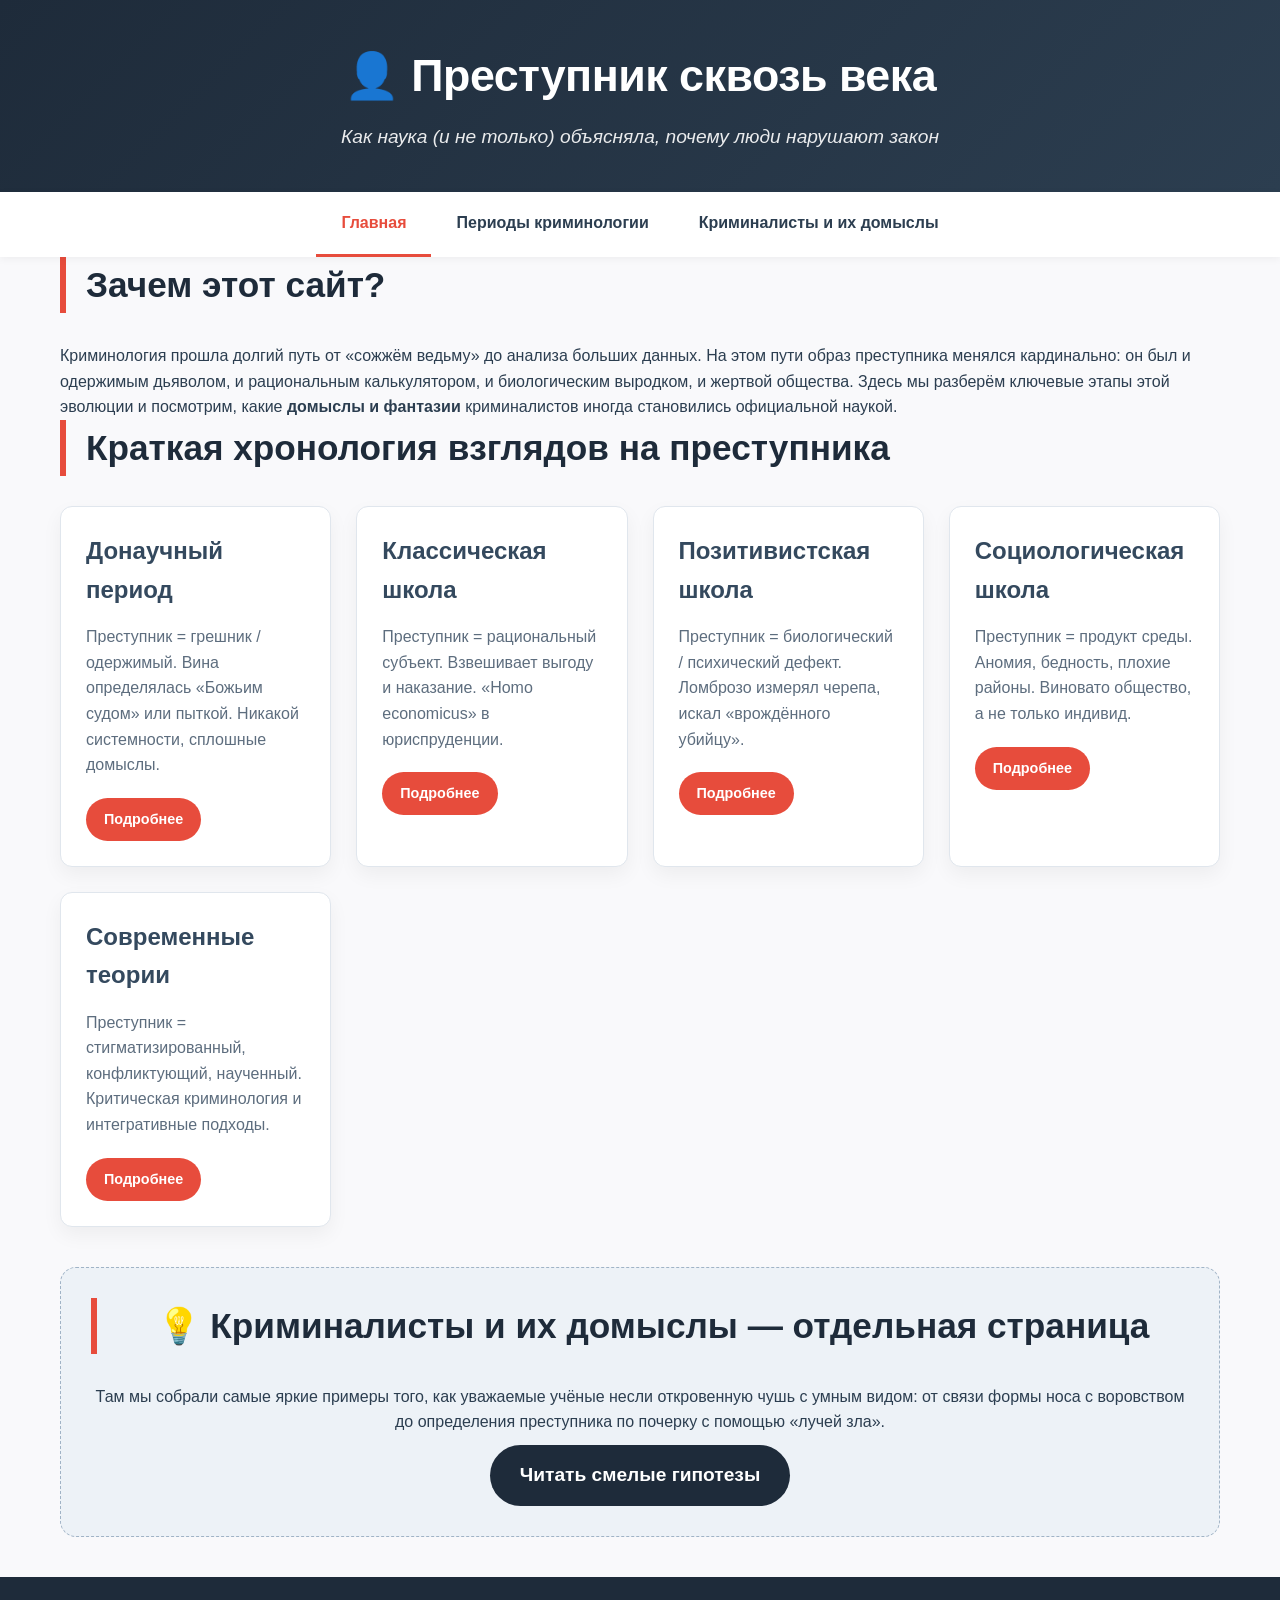
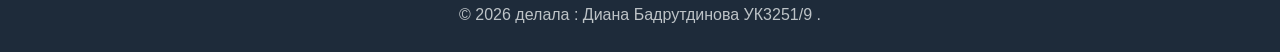
<file: index.html>
<!DOCTYPE html>
<html lang="ru">
<head>
    <meta charset="UTF-8">
    <meta name="viewport" content="width=device-width, initial-scale=1.0">
    <title>Эволюция криминологии: от зверя до социального конструкта</title>
    <link rel="stylesheet" href="css/style.css">
</head>
<body>
    <header>
        <div class="container">
            <h1>👤 Преступник сквозь века</h1>
            <p class="subtitle">Как наука (и не только) объясняла, почему люди нарушают закон</p>
        </div>
    </header>

    <nav>
        <ul class="nav-menu">
            <li><a href="index.html" class="active">Главная</a></li>
            <li><a href="periods.html">Периоды криминологии</a></li>
            <li><a href="conjectures.html">Криминалисты и их домыслы</a></li>
        </ul>
    </nav>

    <main class="container">
        <section class="intro">
            <h2>Зачем этот сайт?</h2>
            <p>Криминология прошла долгий путь от «сожжём ведьму» до анализа больших данных. На этом пути образ преступника менялся кардинально: он был и одержимым дьяволом, и рациональным калькулятором, и биологическим выродком, и жертвой общества. Здесь мы разберём ключевые этапы этой эволюции и посмотрим, какие <strong>домыслы и фантазии</strong> криминалистов иногда становились официальной наукой.</p>
        </section>

        <section class="timeline-preview">
            <h2>Краткая хронология взглядов на преступника</h2>
            <div class="era-cards">
                <div class="card">
                    <h3>Донаучный период</h3>
                    <p>Преступник = грешник / одержимый. Вина определялась «Божьим судом» или пыткой. Никакой системности, сплошные домыслы.</p>
                    <a href="periods.html#prescientific" class="btn">Подробнее</a>
                </div>
                <div class="card">
                    <h3>Классическая школа</h3>
                    <p>Преступник = рациональный субъект. Взвешивает выгоду и наказание. «Homo economicus» в юриспруденции.</p>
                    <a href="periods.html#classical" class="btn">Подробнее</a>
                </div>
                <div class="card">
                    <h3>Позитивистская школа</h3>
                    <p>Преступник = биологический / психический дефект. Ломброзо измерял черепа, искал «врождённого убийцу».</p>
                    <a href="periods.html#positivist" class="btn">Подробнее</a>
                </div>
                <div class="card">
                    <h3>Социологическая школа</h3>
                    <p>Преступник = продукт среды. Аномия, бедность, плохие районы. Виновато общество, а не только индивид.</p>
                    <a href="periods.html#sociological" class="btn">Подробнее</a>
                </div>
                <div class="card">
                    <h3>Современные теории</h3>
                    <p>Преступник = стигматизированный, конфликтующий, наученный. Критическая криминология и интегративные подходы.</p>
                    <a href="periods.html#modern" class="btn">Подробнее</a>
                </div>
            </div>
        </section>

        <section class="highlight">
            <h2>💡 Криминалисты и их домыслы — отдельная страница</h2>
            <p>Там мы собрали самые яркие примеры того, как уважаемые учёные несли откровенную чушь с умным видом: от связи формы носа с воровством до определения преступника по почерку с помощью «лучей зла».</p>
            <a href="conjectures.html" class="btn-large">Читать смелые гипотезы</a>
        </section>
    </main>

    <footer>
        <div class="container">
            <p>© 2026 делала : Диана Бадрутдинова УК3251/9 .</p>
        </div>
    </footer>
</body>
</html>
</file>
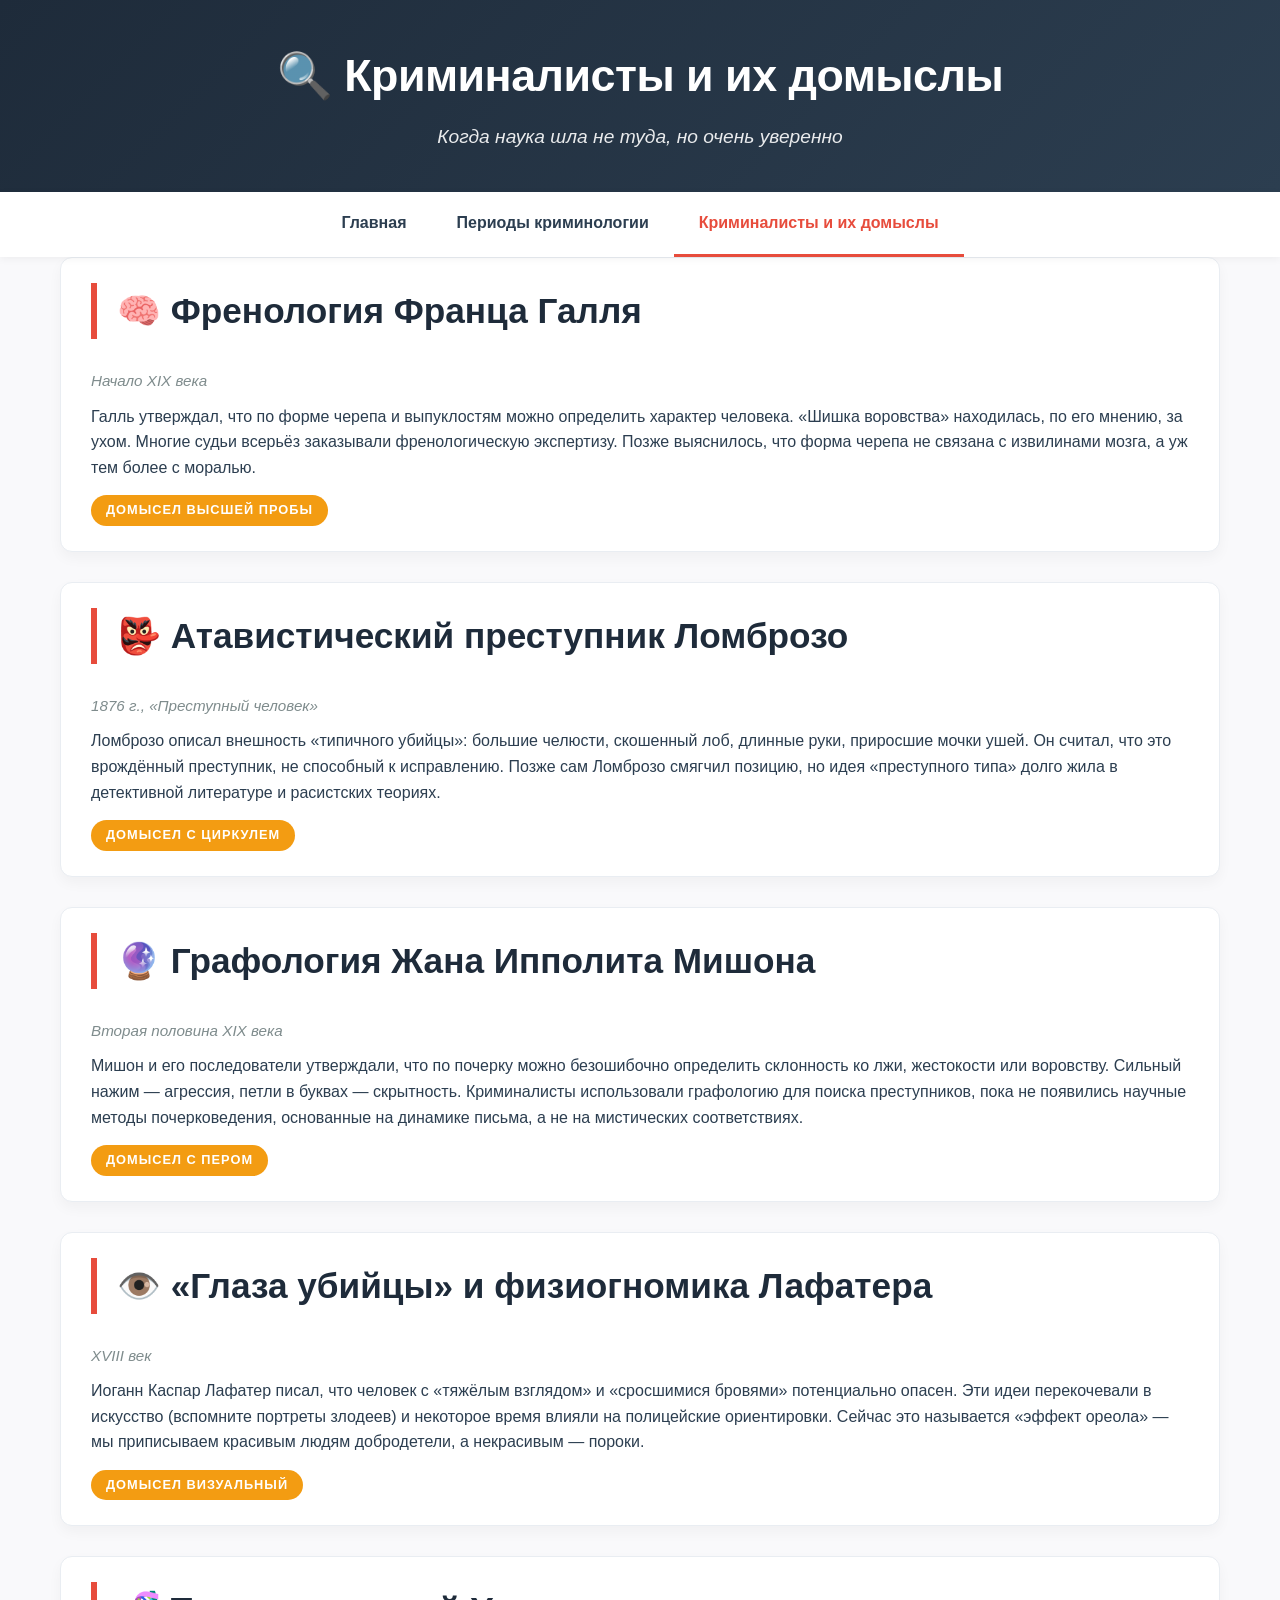
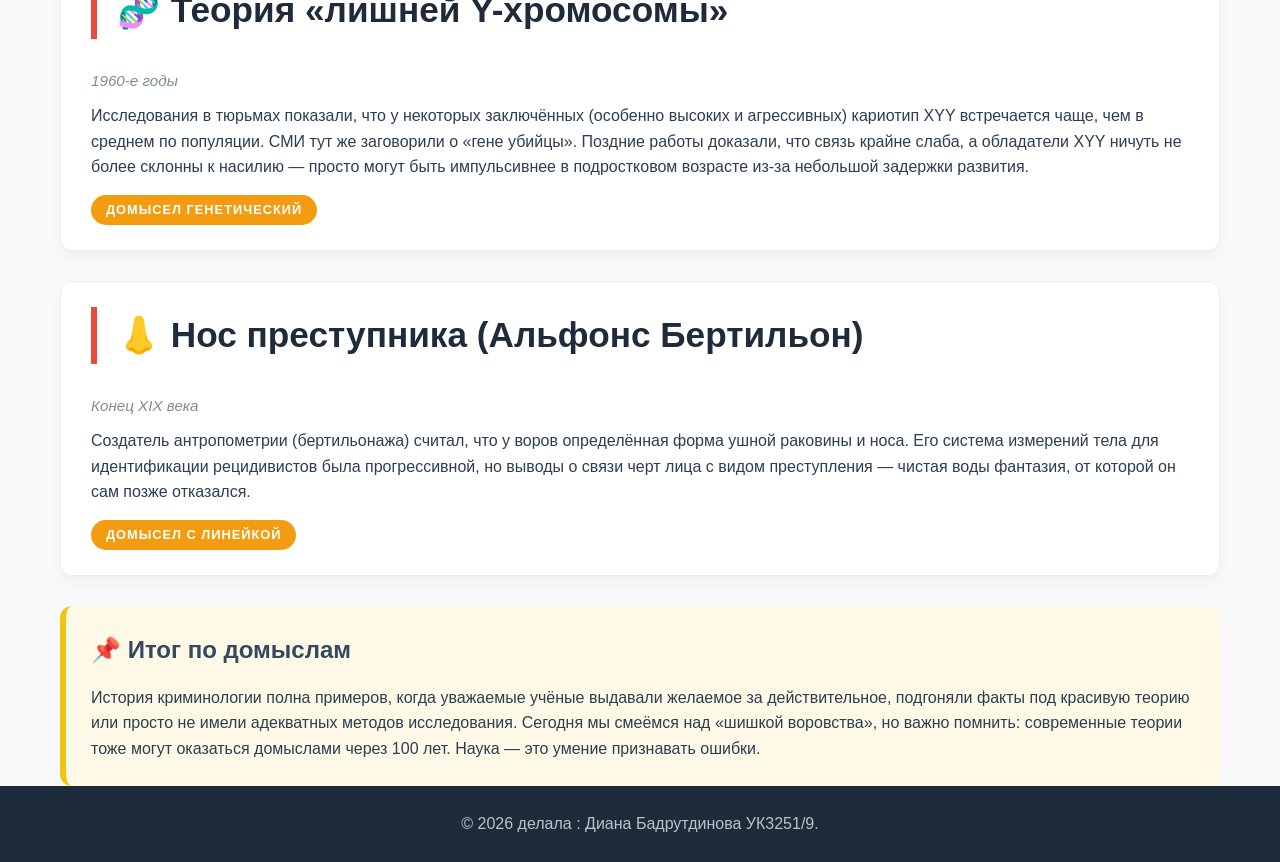
<file: conjectures.html>
<!DOCTYPE html>
<html lang="ru">
<head>
    <meta charset="UTF-8">
    <meta name="viewport" content="width=device-width, initial-scale=1.0">
    <title>Криминалисты и их домыслы | Смелые гипотезы</title>
    <link rel="stylesheet" href="css/style.css">
</head>
<body>
    <header>
        <div class="container">
            <h1>🔍 Криминалисты и их домыслы</h1>
            <p class="subtitle">Когда наука шла не туда, но очень уверенно</p>
        </div>
    </header>

    <nav>
        <ul class="nav-menu">
            <li><a href="index.html">Главная</a></li>
            <li><a href="periods.html">Периоды криминологии</a></li>
            <li><a href="conjectures.html" class="active">Криминалисты и их домыслы</a></li>
        </ul>
    </nav>

    <main class="container">
        <section class="conjecture-list">
            <article class="conjecture-item">
                <h2>🧠 Френология Франца Галля</h2>
                <p class="conjecture-meta">Начало XIX века</p>
                <p>Галль утверждал, что по форме черепа и выпуклостям можно определить характер человека. «Шишка воровства» находилась, по его мнению, за ухом. Многие судьи всерьёз заказывали френологическую экспертизу. Позже выяснилось, что форма черепа не связана с извилинами мозга, а уж тем более с моралью.</p>
                <div class="domysel-tag">Домысел высшей пробы</div>
            </article>

            <article class="conjecture-item">
                <h2>👺 Атавистический преступник Ломброзо</h2>
                <p class="conjecture-meta">1876 г., «Преступный человек»</p>
                <p>Ломброзо описал внешность «типичного убийцы»: большие челюсти, скошенный лоб, длинные руки, приросшие мочки ушей. Он считал, что это врождённый преступник, не способный к исправлению. Позже сам Ломброзо смягчил позицию, но идея «преступного типа» долго жила в детективной литературе и расистских теориях.</p>
                <div class="domysel-tag">Домысел с циркулем</div>
            </article>

            <article class="conjecture-item">
                <h2>🔮 Графология Жана Ипполита Мишона</h2>
                <p class="conjecture-meta">Вторая половина XIX века</p>
                <p>Мишон и его последователи утверждали, что по почерку можно безошибочно определить склонность ко лжи, жестокости или воровству. Сильный нажим — агрессия, петли в буквах — скрытность. Криминалисты использовали графологию для поиска преступников, пока не появились научные методы почерковедения, основанные на динамике письма, а не на мистических соответствиях.</p>
                <div class="domysel-tag">Домысел с пером</div>
            </article>

            <article class="conjecture-item">
                <h2>👁️ «Глаза убийцы» и физиогномика Лафатера</h2>
                <p class="conjecture-meta">XVIII век</p>
                <p>Иоганн Каспар Лафатер писал, что человек с «тяжёлым взглядом» и «сросшимися бровями» потенциально опасен. Эти идеи перекочевали в искусство (вспомните портреты злодеев) и некоторое время влияли на полицейские ориентировки. Сейчас это называется «эффект ореола» — мы приписываем красивым людям добродетели, а некрасивым — пороки.</p>
                <div class="domysel-tag">Домысел визуальный</div>
            </article>

            <article class="conjecture-item">
                <h2>🧬 Теория «лишней Y-хромосомы»</h2>
                <p class="conjecture-meta">1960-е годы</p>
                <p>Исследования в тюрьмах показали, что у некоторых заключённых (особенно высоких и агрессивных) кариотип XYY встречается чаще, чем в среднем по популяции. СМИ тут же заговорили о «гене убийцы». Поздние работы доказали, что связь крайне слаба, а обладатели XYY ничуть не более склонны к насилию — просто могут быть импульсивнее в подростковом возрасте из-за небольшой задержки развития.</p>
                <div class="domysel-tag">Домысел генетический</div>
            </article>
<article class="conjecture-item">
                <h2>👃 Нос преступника (Альфонс Бертильон)</h2>
                <p class="conjecture-meta">Конец XIX века</p>
                <p>Создатель антропометрии (бертильонажа) считал, что у воров определённая форма ушной раковины и носа. Его система измерений тела для идентификации рецидивистов была прогрессивной, но выводы о связи черт лица с видом преступления — чистая воды фантазия, от которой он сам позже отказался.</p>
                <div class="domysel-tag">Домысел с линейкой</div>
            </article>
        </section>

        <aside class="fun-fact">
            <h3>📌 Итог по домыслам</h3>
            <p>История криминологии полна примеров, когда уважаемые учёные выдавали желаемое за действительное, подгоняли факты под красивую теорию или просто не имели адекватных методов исследования. Сегодня мы смеёмся над «шишкой воровства», но важно помнить: современные теории тоже могут оказаться домыслами через 100 лет. Наука — это умение признавать ошибки.</p>
        </aside>
    </main>

    <footer>
        <div class="container">
            <p>© 2026 делала : Диана Бадрутдинова УК3251/9.</p>
        </div>
    </footer>
</body>
</html>
</file>
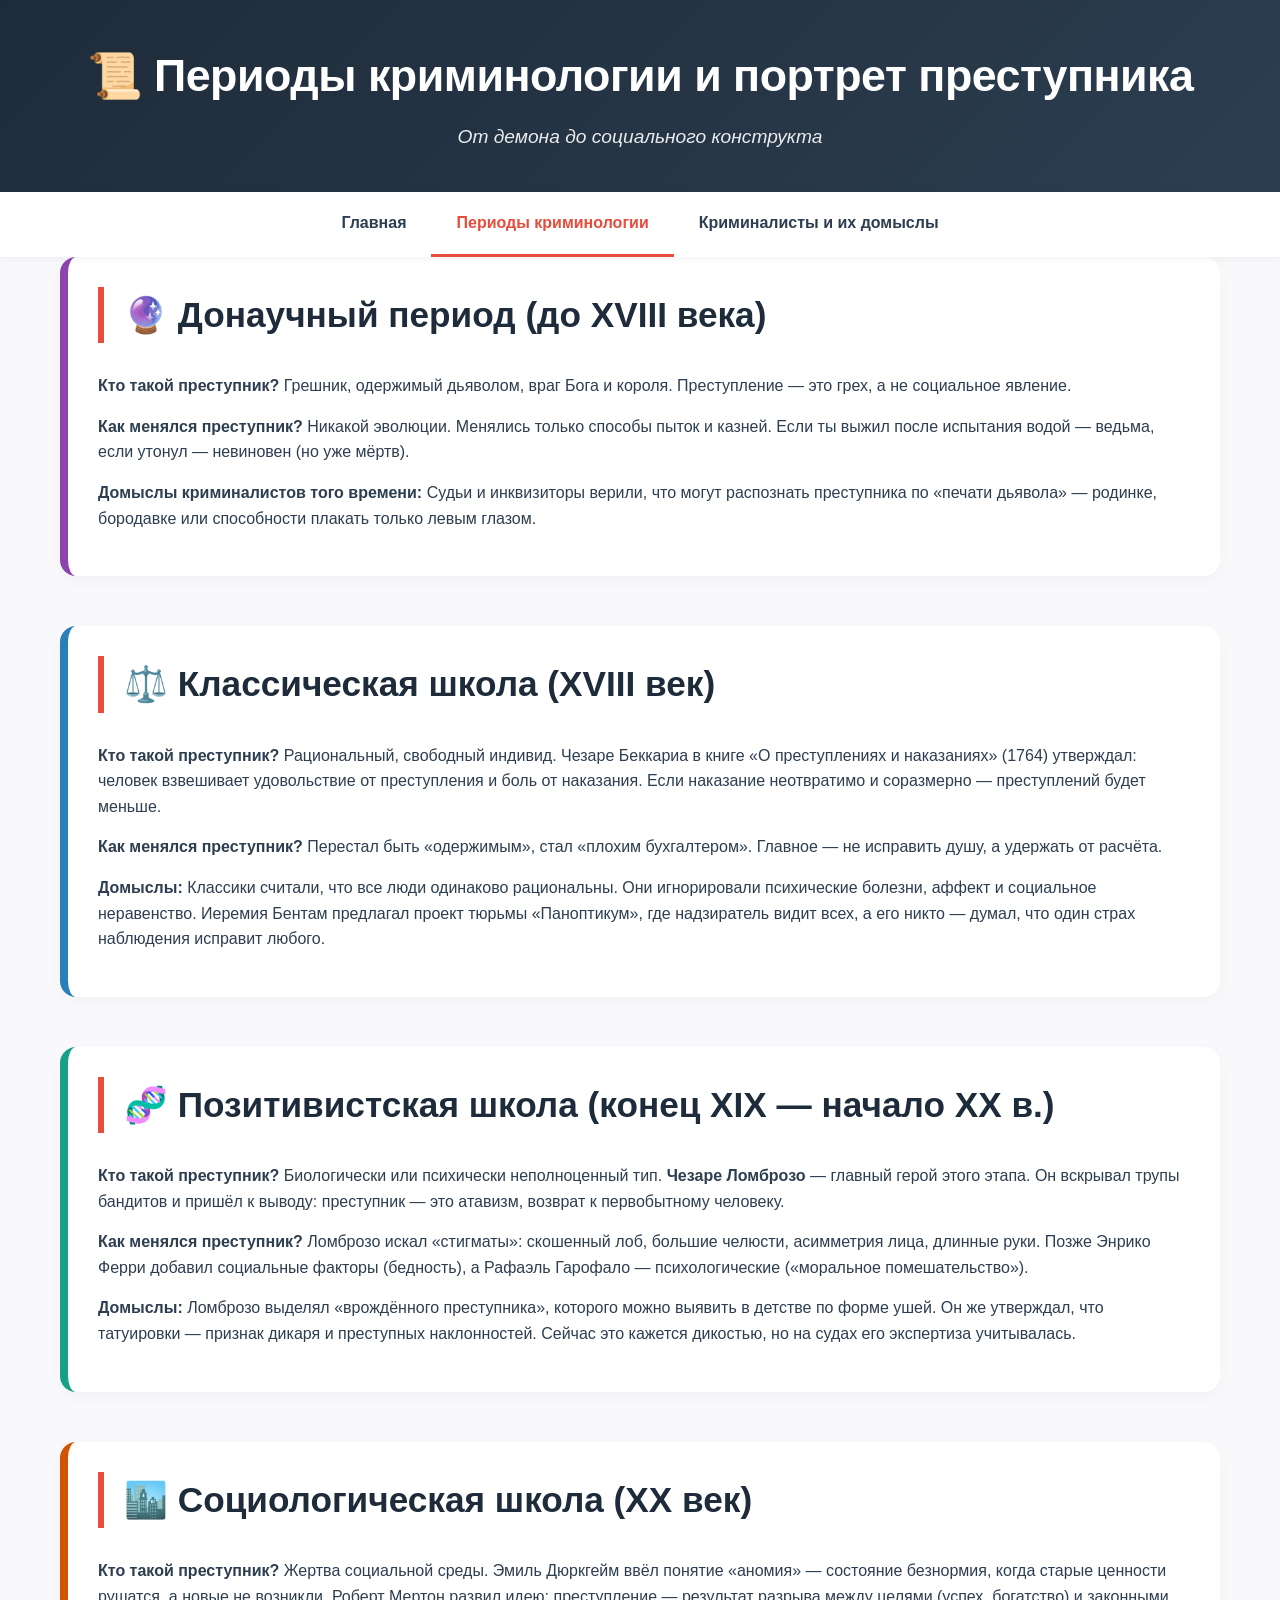
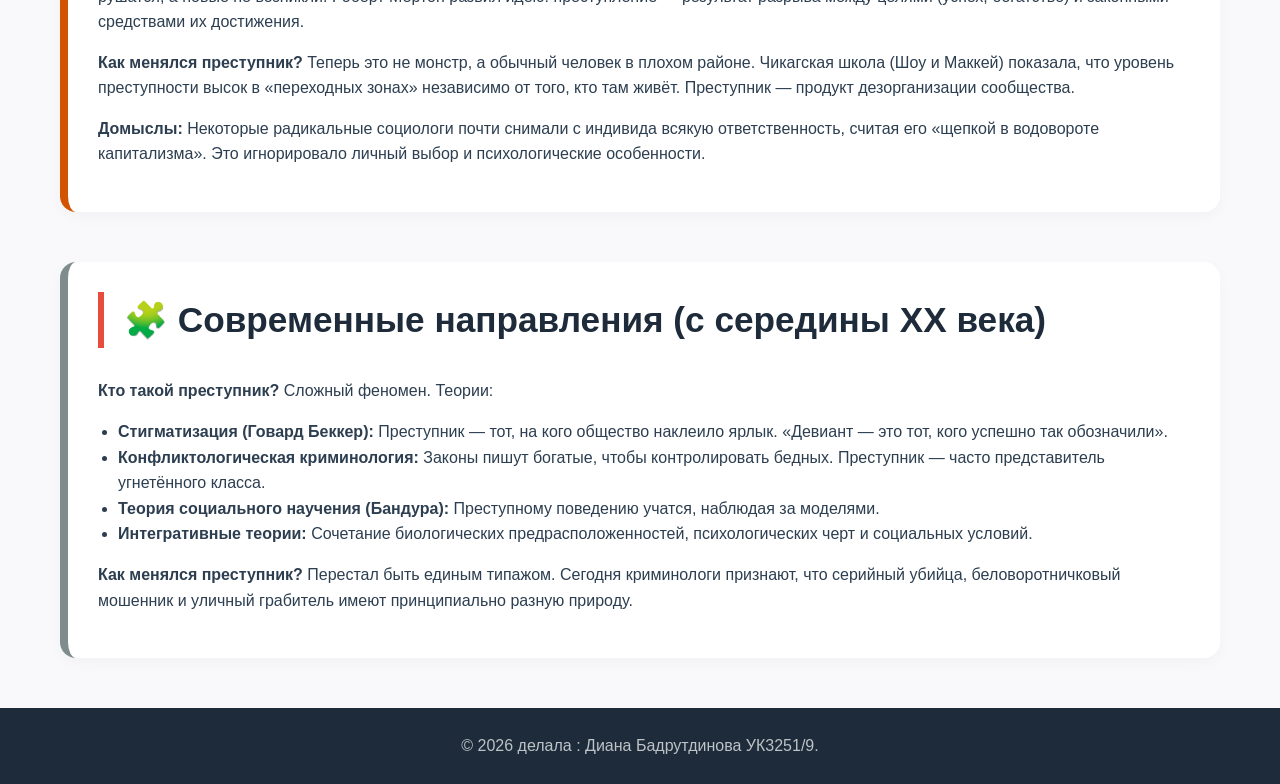
<file: periods.html>
<!DOCTYPE html>
<html lang="ru">
<head>
    <meta charset="UTF-8">
    <meta name="viewport" content="width=device-width, initial-scale=1.0">
    <title>Периоды криминологии | Образ преступника</title>
    <link rel="stylesheet" href="css/style.css">
</head>
<body>
    <header>
        <div class="container">
            <h1>📜 Периоды криминологии и портрет преступника</h1>
            <p class="subtitle">От демона до социального конструкта</p>
        </div>
    </header>

    <nav>
        <ul class="nav-menu">
            <li><a href="index.html">Главная</a></li>
            <li><a href="periods.html" class="active">Периоды криминологии</a></li>
            <li><a href="conjectures.html">Криминалисты и их домыслы</a></li>
        </ul>
    </nav>

    <main class="container">
        <section id="prescientific" class="era-detail">
            <h2>🔮 Донаучный период (до XVIII века)</h2>
            <div class="era-content">
                <div class="era-text">
                    <p><strong>Кто такой преступник?</strong> Грешник, одержимый дьяволом, враг Бога и короля. Преступление — это грех, а не социальное явление.</p>
                    <p><strong>Как менялся преступник?</strong> Никакой эволюции. Менялись только способы пыток и казней. Если ты выжил после испытания водой — ведьма, если утонул — невиновен (но уже мёртв).</p>
                    <p><strong>Домыслы криминалистов того времени:</strong> Судьи и инквизиторы верили, что могут распознать преступника по «печати дьявола» — родинке, бородавке или способности плакать только левым глазом.</p>
                </div>
            </div>
        </section>

        <section id="classical" class="era-detail">
            <h2>⚖️ Классическая школа (XVIII век)</h2>
            <div class="era-content">
                <div class="era-text">
                    <p><strong>Кто такой преступник?</strong> Рациональный, свободный индивид. Чезаре Беккариа в книге «О преступлениях и наказаниях» (1764) утверждал: человек взвешивает удовольствие от преступления и боль от наказания. Если наказание неотвратимо и соразмерно — преступлений будет меньше.</p>
                    <p><strong>Как менялся преступник?</strong> Перестал быть «одержимым», стал «плохим бухгалтером». Главное — не исправить душу, а удержать от расчёта.</p>
                    <p><strong>Домыслы:</strong> Классики считали, что все люди одинаково рациональны. Они игнорировали психические болезни, аффект и социальное неравенство. Иеремия Бентам предлагал проект тюрьмы «Паноптикум», где надзиратель видит всех, а его никто — думал, что один страх наблюдения исправит любого.</p>
                </div>
            </div>
        </section>

        <section id="positivist" class="era-detail">
            <h2>🧬 Позитивистская школа (конец XIX — начало XX в.)</h2>
            <div class="era-content">
                <div class="era-text">
                    <p><strong>Кто такой преступник?</strong> Биологически или психически неполноценный тип. <strong>Чезаре Ломброзо</strong> — главный герой этого этапа. Он вскрывал трупы бандитов и пришёл к выводу: преступник — это атавизм, возврат к первобытному человеку.</p>
                    <p><strong>Как менялся преступник?</strong> Ломброзо искал «стигматы»: скошенный лоб, большие челюсти, асимметрия лица, длинные руки. Позже Энрико Ферри добавил социальные факторы (бедность), а Рафаэль Гарофало — психологические («моральное помешательство»).</p>
                    <p><strong>Домыслы:</strong> Ломброзо выделял «врождённого преступника», которого можно выявить в детстве по форме ушей. Он же утверждал, что татуировки — признак дикаря и преступных наклонностей. Сейчас это кажется дикостью, но на судах его экспертиза учитывалась.</p>
                </div>
            </div>
        </section>
<section id="sociological" class="era-detail">
            <h2>🏙️ Социологическая школа (XX век)</h2>
            <div class="era-content">
                <div class="era-text">
                    <p><strong>Кто такой преступник?</strong> Жертва социальной среды. Эмиль Дюркгейм ввёл понятие «аномия» — состояние безнормия, когда старые ценности рушатся, а новые не возникли. Роберт Мертон развил идею: преступление — результат разрыва между целями (успех, богатство) и законными средствами их достижения.</p>
                    <p><strong>Как менялся преступник?</strong> Теперь это не монстр, а обычный человек в плохом районе. Чикагская школа (Шоу и Маккей) показала, что уровень преступности высок в «переходных зонах» независимо от того, кто там живёт. Преступник — продукт дезорганизации сообщества.</p>
                    <p><strong>Домыслы:</strong> Некоторые радикальные социологи почти снимали с индивида всякую ответственность, считая его «щепкой в водовороте капитализма». Это игнорировало личный выбор и психологические особенности.</p>
                </div>
            </div>
        </section>

        <section id="modern" class="era-detail">
            <h2>🧩 Современные направления (с середины XX века)</h2>
            <div class="era-content">
                <div class="era-text">
                    <p><strong>Кто такой преступник?</strong> Сложный феномен. Теории:</p>
                    <ul>
                        <li><strong>Стигматизация (Говард Беккер):</strong> Преступник — тот, на кого общество наклеило ярлык. «Девиант — это тот, кого успешно так обозначили».</li>
                        <li><strong>Конфликтологическая криминология:</strong> Законы пишут богатые, чтобы контролировать бедных. Преступник — часто представитель угнетённого класса.</li>
                        <li><strong>Теория социального научения (Бандура):</strong> Преступному поведению учатся, наблюдая за моделями.</li>
                        <li><strong>Интегративные теории:</strong> Сочетание биологических предрасположенностей, психологических черт и социальных условий.</li>
                    </ul>
                    <p><strong>Как менялся преступник?</strong> Перестал быть единым типажом. Сегодня криминологи признают, что серийный убийца, беловоротничковый мошенник и уличный грабитель имеют принципиально разную природу.</p>
                </div>
            </div>
        </section>
    </main>

    <footer>
        <div class="container">
            <p>© 2026 делала : Диана Бадрутдинова УК3251/9.</p>
        </div>
    </footer>
</body>
</html>
</file>
<file: css/style.css>
/* Общие стили */
* {
    margin: 0;
    padding: 0;
    box-sizing: border-box;
}

body {
    font-family: 'Segoe UI', Roboto, Arial, sans-serif;
    line-height: 1.6;
    color: #2c3e50;
    background-color: #f9f9fb;
    display: flex;
    flex-direction: column;
    min-height: 100vh;
}

.container {
    max-width: 1200px;
    margin: 0 auto;
    padding: 0 20px;
}

/* Шапка */
header {
    background: linear-gradient(135deg, #1e2b3a 0%, #2c3e50 100%);
    color: white;
    padding: 40px 0;
    text-align: center;
    box-shadow: 0 4px 12px rgba(0,0,0,0.1);
}

header h1 {
    font-size: 2.8rem;
    margin-bottom: 10px;
    letter-spacing: -0.5px;
}

.subtitle {
    font-size: 1.2rem;
    opacity: 0.9;
    font-style: italic;
}

/* Навигация */
nav {
    background-color: #ffffff;
    box-shadow: 0 2px 8px rgba(0,0,0,0.05);
    position: sticky;
    top: 0;
    z-index: 100;
}

.nav-menu {
    display: flex;
    list-style: none;
    justify-content: center;
    flex-wrap: wrap;
}

.nav-menu li {
    margin: 0;
}

.nav-menu a {
    display: inline-block;
    padding: 18px 25px;
    text-decoration: none;
    color: #2c3e50;
    font-weight: 600;
    transition: all 0.2s;
    border-bottom: 3px solid transparent;
}

.nav-menu a:hover {
    background-color: #ecf0f1;
    border-bottom-color: #e74c3c;
}

.nav-menu a.active {
    border-bottom-color: #e74c3c;
    color: #e74c3c;
}

/* Основной контент */
main {
    flex: 1;
    padding: 40px 0;
}

h2 {
    font-size: 2.2rem;
    margin-bottom: 30px;
    color: #1e2b3a;
    border-left: 6px solid #e74c3c;
    padding-left: 20px;
}

h3 {
    font-size: 1.5rem;
    margin-bottom: 15px;
    color: #34495e;
}

/* Карточки на главной */
.era-cards {
    display: grid;
    grid-template-columns: repeat(auto-fit, minmax(250px, 1fr));
    gap: 25px;
    margin: 30px 0;
}

.card {
    background: white;
    padding: 25px;
    border-radius: 12px;
    box-shadow: 0 8px 20px rgba(0,0,0,0.05);
    transition: transform 0.2s, box-shadow 0.2s;
    border: 1px solid #e0e6ed;
}

.card:hover {
    transform: translateY(-5px);
    box-shadow: 0 15px 30px rgba(0,0,0,0.1);
}

.card p {
    margin: 15px 0 20px;
    color: #5d6d7e;
}

.btn {
    display: inline-block;
    background-color: #e74c3c;
    color: white;
    padding: 10px 18px;
    border-radius: 30px;
    text-decoration: none;
    font-weight: 600;
    font-size: 0.9rem;
    transition: background 0.2s;
}

.btn:hover {
    background-color: #c0392b;
}

.btn-large {
    display: inline-block;
    background-color: #1e2b3a;
    color: white;
    padding: 15px 30px;
    border-radius: 40px;
    text-decoration: none;
    font-weight: 700;
    font-size: 1.2rem;
    margin-top: 10px;
    transition: background 0.2s;
}

.btn-large:hover {
    background-color: #2c3e50;
}

.highlight {
    background: #edf2f7;
    padding: 30px;
    border-radius: 16px;
    margin: 40px 0;
    text-align: center;
    border: 1px dashed #a0b3c6;
}

/* Стили страницы периодов */
.era-detail {
    margin-bottom: 50px;
    background: white;
    border-radius: 16px;
    padding: 30px;
    box-shadow: 0 5px 15px rgba(0,0,0,0.03);
    border-left: 8px solid;
}

#prescientific { border-left-color: #8e44ad; }
#classical { border-left-color: #2980b9; }
#positivist { border-left-color: #16a085; }
#sociological { border-left-color: #d35400; }
#modern { border-left-color: #7f8c8d; }

.era-text p {
    margin-bottom: 15px;
}

.era-text ul {
    margin-left: 20px;
    margin-bottom: 15px;
}

/* Страница домыслов */
.conjecture-item {
    background: white;
    padding: 25px 30px;
    margin-bottom: 30px;
    border-radius: 12px;
    box-shadow: 0 6px 14px rgba(0,0,0,0.04);
    border: 1px solid #e9edf2;
    position: relative;
}

.conjecture-meta {
    color: #7f8c8d;
    font-style: italic;
    margin-bottom: 10px;
    font-size: 0.95rem;
}

.domysel-tag {
    display: inline-block;
    background: #f39c12;
    color: white;
    padding: 5px 15px;
    border-radius: 30px;
    font-size: 0.8rem;
    font-weight: bold;
    text-transform: uppercase;
    letter-spacing: 1px;
    margin-top: 15px;
}

.fun-fact {
    background: #fef9e7;
    padding: 25px;
    border-radius: 12px;
    margin-top: 20px;
    border-left: 6px solid #f1c40f;
}

/* Футер */
footer {
    background: #1e2b3a;
    color: #bdc3c7;
    text-align: center;
    padding: 25px 0;
    margin-top: auto;
}

/* Адаптивность */
@media (max-width: 768px) {
    header h1 {
        font-size: 2rem;
    }
    .nav-menu a {
        padding: 12px 15px;
        font-size: 0.9rem;
    }
    h2 {
        font-size: 1.8rem;
    }
    .container {
        padding: 0 15px;
    }
}
</file>
